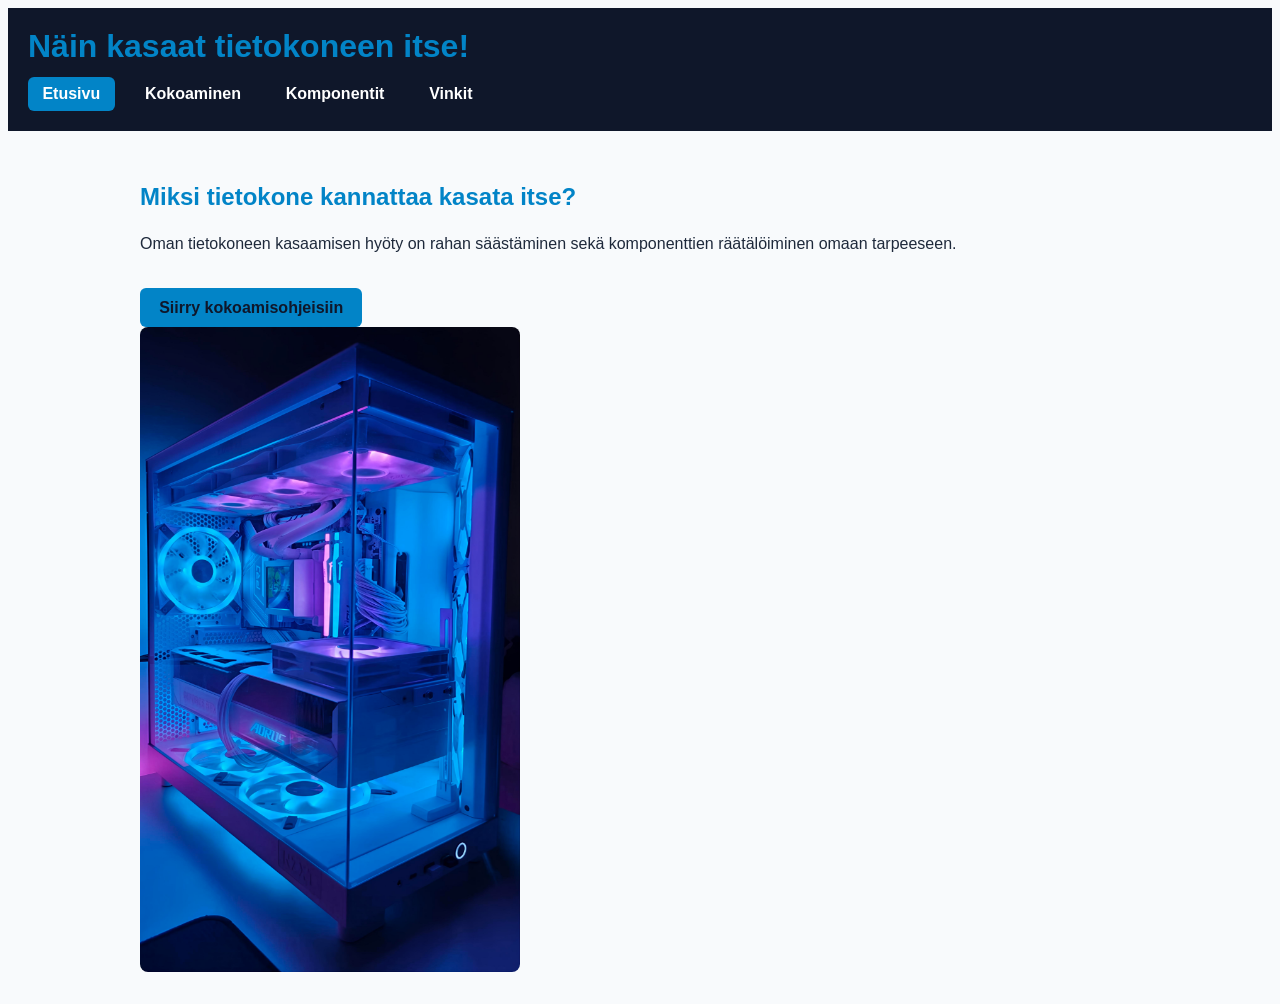
<file: index.html>
<!DOCTYPE html>
<html lang="fi">
<head>
    <link rel="stylesheet" href="css/styles.css">
    <meta charset="UTF-8">
    <meta name="viewport" content="width=device-width, initial-scale=1.0">
    <title>Näin kasaat tietokoneen itse</title>
</head>
<body>
   <header>
    <h1>Näin kasaat tietokoneen itse!</h1>
    <nav>
        <ul>
            <li><a href="index.html" class="active">Etusivu</a></li>
            <li><a href="kokoaminen.html">Kokoaminen</a></li>
            <li><a href="komponentit.html">Komponentit</a></li>
            <li><a href="vinkit.html">Vinkit</a></li>
        </ul>
    </nav>
</header>
    <main>
        <section class="hero">
            <div class="hero-text">
                <h2>Miksi tietokone kannattaa kasata itse?</h2>
                <p>Oman tietokoneen kasaamisen hyöty on rahan säästäminen sekä komponenttien räätälöiminen omaan tarpeeseen.</p>
                <a href="kokoaminen.html" class="cta-button">Siirry kokoamisohjeisiin</a>
                <img src="images/Omakone.jpg" alt="Itse koottu pelitietokone">
            </div>
        </section>
    </main>
</body>
</html>
</file>
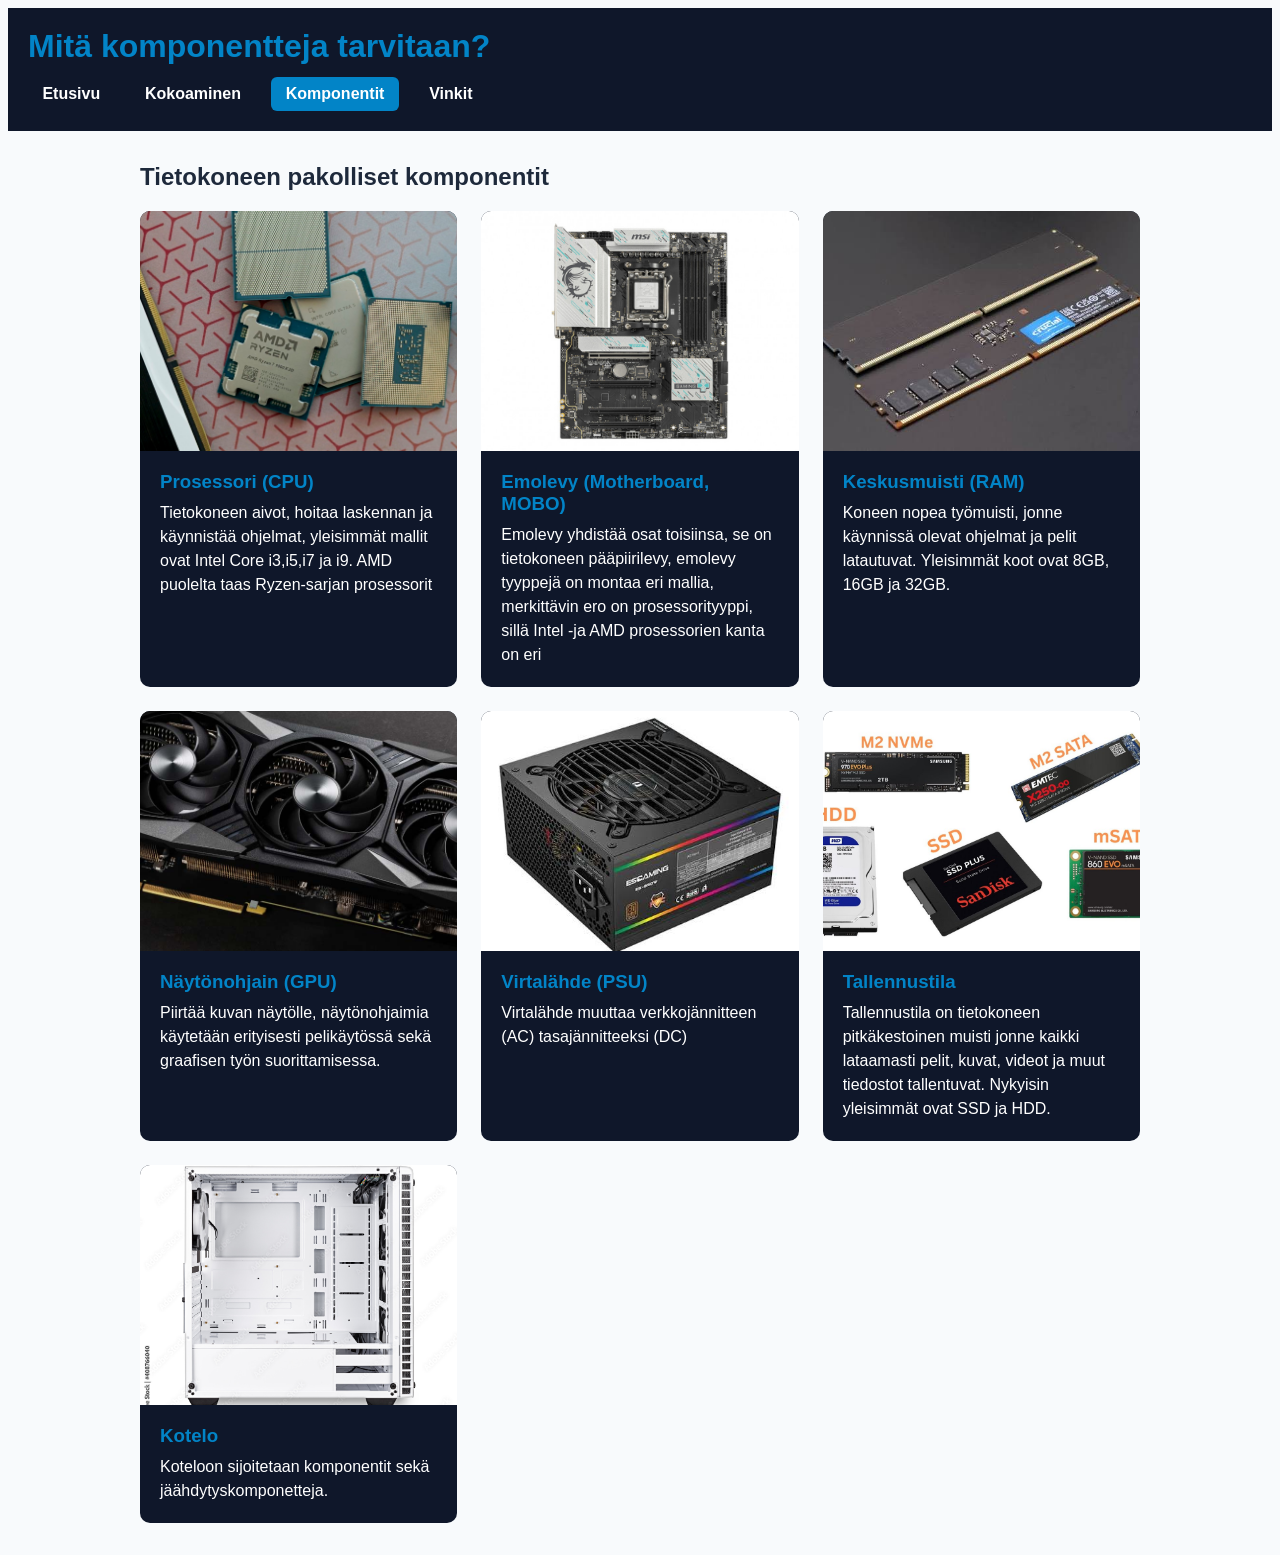
<file: komponentit.html>
<!DOCTYPE html>
<html lang="en">
<head>
    <link rel="stylesheet" href="css/styles.css">
    <meta charset="UTF-8">
    <meta name="viewport" content="width=device-width, initial-scale=1.0">
    <title>Mitkä ihmeen komponentit?</title>
</head>
<body>
    <header>
    <h1>Mitä komponentteja tarvitaan?</h1>
    <nav>
        <ul>
            <li><a href="index.html">Etusivu</a></li>
            <li><a href="kokoaminen.html">Kokoaminen</a></li>
            <li><a href="komponentit.html" class="active">Komponentit</a></li>
            <li><a href="vinkit.html">Vinkit</a></li>
        </ul>
    </nav>
</header>
<main>
    <h2>Tietokoneen pakolliset komponentit</h2>
    <section class="card-grid">
        <article class="card">
            <img src="images/prossu.jpg" alt="Prosessori">
            <div class="card-content">
                <h3>Prosessori (CPU)</h3>
                <p>Tietokoneen aivot, hoitaa laskennan ja käynnistää ohjelmat, yleisimmät mallit ovat Intel Core i3,i5,i7 ja i9. AMD puolelta taas Ryzen-sarjan prosessorit</p>
            </div>
        </article>
        <article class="card">
            <img src="images/Emolevy1.jpg" alt="Emolevy">
            <div class="card-content">
                <h3>Emolevy (Motherboard, MOBO)</h3>
                <p>Emolevy yhdistää osat toisiinsa, se on tietokoneen pääpiirilevy, emolevy tyyppejä on montaa eri mallia, merkittävin ero on prosessorityyppi, sillä Intel -ja AMD prosessorien kanta on eri</p>
            </div>
        </article>
        <article class="card">
            <img src="images/ram.jpeg" alt="Keskusmuisti">
            <div class="card-content">
                <h3>Keskusmuisti (RAM)</h3>
                <p>Koneen nopea työmuisti, jonne käynnissä olevat ohjelmat ja pelit latautuvat. Yleisimmät koot ovat 8GB, 16GB ja 32GB.</p>
            </div>
        </article>
        <article class="card">
            <img src="images/Näyttis.jpg" alt="Näytönohjain (GPU)">
            <div class="card-content">
                <h3>Näytönohjain (GPU)</h3>
                <p>Piirtää kuvan näytölle, näytönohjaimia käytetään erityisesti pelikäytössä sekä graafisen työn suorittamisessa.</p>
            </div>
        </article>
        <article class ="card">
            <img src="images/PSU.jpeg" alt="Virtalähde(PSU)">
            <div class="card-content">
                <h3>Virtalähde (PSU)</h3>
                <p>Virtalähde muuttaa verkkojännitteen (AC) tasajännitteeksi (DC)</p>
            </div>
        </article>
        <article class="card">
            <img src="images/tallennustiloja.jpg" alt="Tallennustila">
            <div class="card-content">
                <h3>Tallennustila</h3>
                <p>Tallennustila on tietokoneen pitkäkestoinen muisti jonne kaikki lataamasti pelit, kuvat, videot ja muut tiedostot tallentuvat. Nykyisin yleisimmät ovat SSD ja HDD.</p>
            </div>
        </article>
        <article class="card">
            <img src="images/Kotelo.jpg" alt="Kotelo">
            <div class="card-content">
                <h3>Kotelo</h3>
                <p>Koteloon sijoitetaan komponentit sekä jäähdytyskomponetteja.</p>
            </div>
        </article>
    </section>
</main>
    
</body>
</html>
</file>
<file: css/styles.css>
:root {
    --primary-color: #0284c7;   /* Kirkas tekninen sininen (otsikot) */
    --secondary-color: #f8fafc; /* Erittäin vaalea harmaa (sivun tausta) */
    --accent-color: #f97316;    /* Oranssi (huomioväri ja painikkeet) */
    --text-color: #1e293b;      /* Tummanharmaa teksti */
    --dark-color: #0f172a;      /* Tumma siniharmaa (header ja footer) */
}
body {
    background-color: var(--secondary-color);
    color: var(--text-color);
    font-family: Arial, sans-serif;
}
header {
    background-color: var(--dark-color);
    padding: 1rem;
}
h1 {
    color: var(--primary-color);
}
main {
    max-width: 1000px;
    margin: 2rem auto;
    padding: 0 1.5rem;
}
.hero {
    display: flex;
    gap: 2rem;
    align-items: center;
    flex-wrap:wrap;
}
.hero-text {
    flex: 1 1 300px;
}
.hero-text h2 {
    color: var(--primary-color);
}
.hero-text p {
    line-height: 1.6;
}
.hero img {
    width: 100%;
    max-width: 380px;
    height: auto;
    border-radius: 8px;
    display: block;
}
nav ul {
    list-style: none;
    display: flex;
    gap: 1rem;
    flex-wrap: wrap;
    padding: 0;
    margin: 0.75rem 0 0 0;
}

nav a {
    display: inline-block;
    color: var(--text-color);
    text-decoration: none;
    font-weight: bold;
    padding: 0.5rem 0.9rem;
    border-radius: 6px;
    transition: background-color 0.25s ease, color 0.25s ease;
}

nav a:hover,
nav a.active {
    background-color: var(--primary-color);
    color: #ffffff;
}
header {
    background-color: var(--dark-color);
    padding: 1.25rem;
}
header h1 {
    margin: 0;
}
header nav a {
    color: #ffffff;
}
.cta-button {
    display: inline-block;
    margin-top: 1rem;
    padding: 0.65rem 1.2rem;
    background-color: var(--primary-color);
    color: var(--dark-color);
    text-decoration: none;
    font-weight: bold;
    border-radius: 6px;
    transition: transform 0.2s ease, opacity 0.2s ease;
}

.cta-button:hover {
    transform: translateY(-2px);
    opacity: 0.92;
}
.card-grid {
    display: grid;
    grid-template-columns: repeat(auto-fit, minmax(260px, 1fr));
    gap: 1.5rem;
}

.card {
    background-color: var(--dark-color);
    border-radius: 10px;
    overflow: hidden;
}

.card img {
    width: 100%;
    height: 240px;
    object-fit: cover;
    object-position: center;
    display: block;
}

.card-content {
    padding: 1.25rem;
}

.card-content h3 {
    color: var(--primary-color);
    margin-top: 0;
    margin-bottom: 0.5rem;
}

.card-content p {
    color: #ffffff;
    line-height: 1.5;
    margin: 0;
}
</file>
